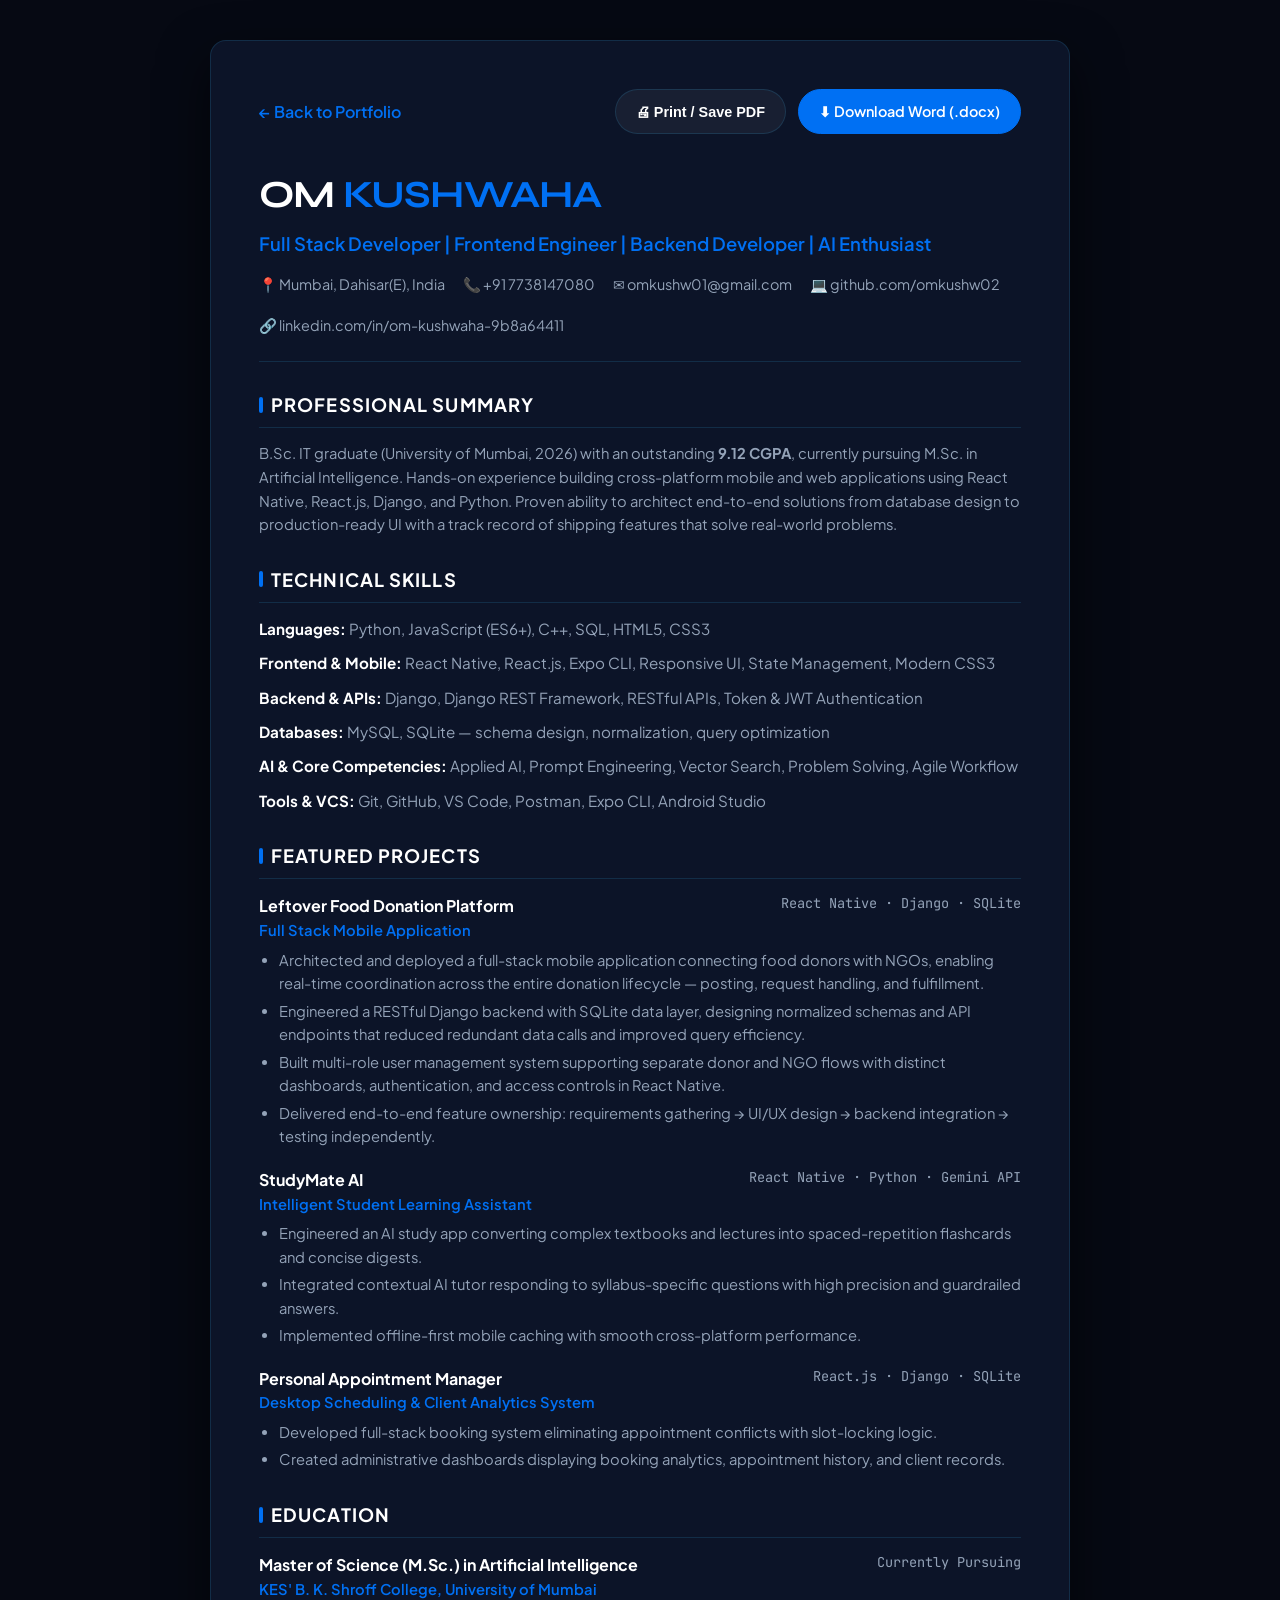
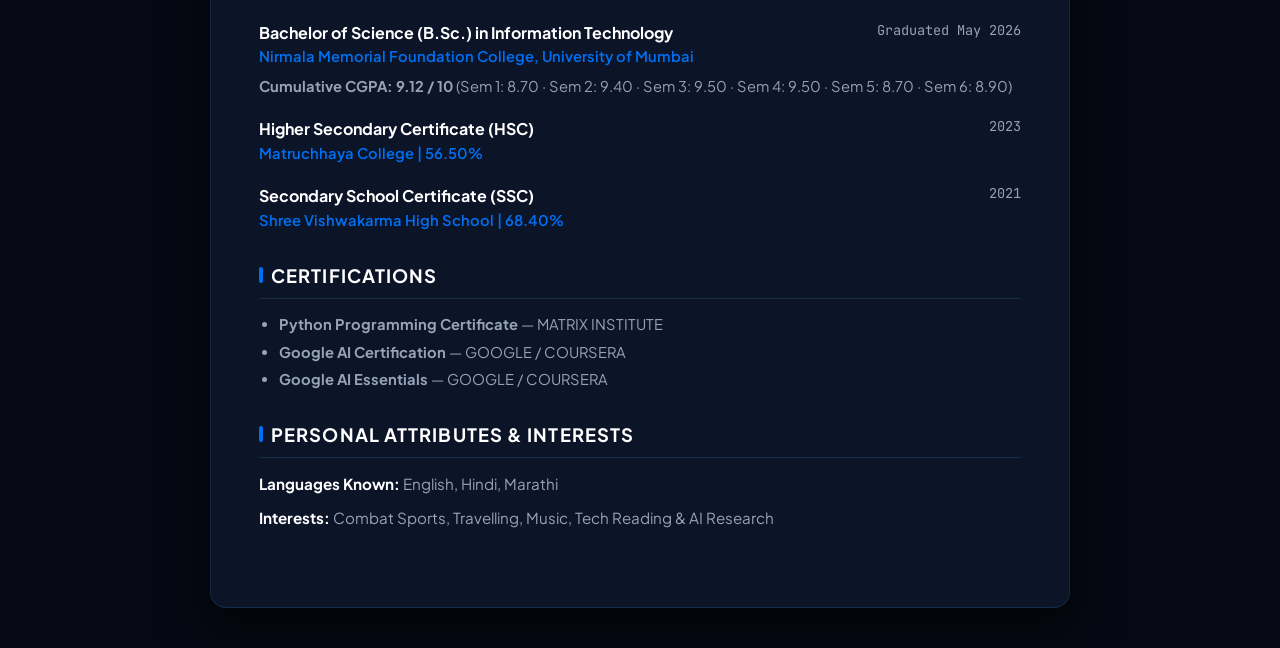
<file: assets/docs/resume.html>
<!DOCTYPE html>
<html lang="en">
<head>
  <meta charset="UTF-8">
  <meta name="viewport" content="width=device-width, initial-scale=1.0">
  <title>Om Kushwaha - Resume | Software Developer & Full Stack AI Developer</title>
  <link rel="preconnect" href="https://fonts.googleapis.com">
  <link rel="preconnect" href="https://fonts.gstatic.com" crossorigin>
  <link href="https://fonts.googleapis.com/css2?family=Plus+Jakarta+Sans:wght@300;400;500;600;700;800&family=Syne:wght@700&family=JetBrains+Mono:wght@400;500;600&display=swap" rel="stylesheet">
  <style>
    :root {
      --bg: #060913;
      --card: #0c1428;
      --crimson: #0070f3;
      --electric-cyan: #38bdf8;
      --crimson-soft: rgba(0, 112, 243, 0.12);
      --text: #ffffff;
      --text-muted: #94a3b8;
      --border: rgba(56, 189, 248, 0.15);
    }
    * { box-sizing: border-box; margin: 0; padding: 0; }
    body {
      font-family: 'Plus Jakarta Sans', sans-serif;
      background: var(--bg);
      color: var(--text);
      line-height: 1.6;
      padding: 40px 20px;
    }
    .resume-container {
      max-width: 860px;
      margin: 0 auto;
      background: var(--card);
      border: 1px solid var(--border);
      border-radius: 16px;
      padding: 48px;
      box-shadow: 0 20px 50px rgba(0, 0, 0, 0.6);
    }
    .action-bar {
      display: flex;
      justify-content: space-between;
      align-items: center;
      margin-bottom: 30px;
      flex-wrap: wrap;
      gap: 16px;
    }
    .back-link {
      color: var(--crimson);
      text-decoration: none;
      font-weight: 600;
      display: inline-flex;
      align-items: center;
      gap: 6px;
    }
    .btn-group {
      display: flex;
      gap: 12px;
    }
    .btn {
      padding: 10px 20px;
      border-radius: 9999px;
      font-weight: 600;
      font-size: 0.9rem;
      cursor: pointer;
      text-decoration: none;
      display: inline-flex;
      align-items: center;
      gap: 8px;
    }
    .btn-primary {
      background: var(--crimson);
      color: #fff;
      border: 1px solid var(--crimson);
    }
    .btn-outline {
      background: rgba(255, 255, 255, 0.05);
      color: var(--text);
      border: 1px solid var(--border);
    }
    header {
      border-bottom: 1px solid var(--border);
      padding-bottom: 24px;
      margin-bottom: 28px;
    }
    h1 {
      font-family: 'Syne', sans-serif;
      font-size: 2.4rem;
      color: #fff;
      letter-spacing: -0.02em;
    }
    h1 span { color: var(--crimson); }
    .title-sub {
      font-size: 1.15rem;
      font-weight: 600;
      color: var(--crimson);
      margin-top: 4px;
    }
    .contact-row {
      display: flex;
      flex-wrap: wrap;
      gap: 18px;
      margin-top: 14px;
      font-size: 0.9rem;
      color: var(--text-muted);
    }
    .contact-row a {
      color: inherit;
      text-decoration: none;
    }
    .contact-row a:hover {
      color: var(--crimson);
    }
    .section {
      margin-bottom: 28px;
    }
    .section-title {
      font-size: 1.15rem;
      font-weight: 700;
      color: #fff;
      text-transform: uppercase;
      letter-spacing: 0.06em;
      border-bottom: 1px solid var(--border);
      padding-bottom: 8px;
      margin-bottom: 14px;
      display: flex;
      align-items: center;
      gap: 8px;
    }
    .section-title::before {
      content: '';
      width: 4px;
      height: 16px;
      background: var(--crimson);
      border-radius: 2px;
    }
    .entry {
      margin-bottom: 18px;
    }
    .entry-header {
      display: flex;
      justify-content: space-between;
      font-weight: 700;
      font-size: 1rem;
      color: #fff;
    }
    .entry-sub {
      color: var(--crimson);
      font-size: 0.92rem;
      font-weight: 600;
      margin-bottom: 6px;
    }
    .entry-date {
      font-family: 'JetBrains Mono', monospace;
      color: var(--text-muted);
      font-size: 0.85rem;
      font-weight: 400;
    }
    .entry-desc {
      color: var(--text-muted);
      font-size: 0.92rem;
    }
    ul.bullets {
      margin-left: 20px;
      margin-top: 6px;
      color: var(--text-muted);
      font-size: 0.92rem;
    }
    ul.bullets li { margin-bottom: 4px; }
    .skill-category {
      margin-bottom: 10px;
      font-size: 0.95rem;
    }
    .skill-label {
      font-weight: 700;
      color: #fff;
    }
    .skill-items {
      color: var(--text-muted);
    }

    @media print {
      body { background: #fff; color: #111; padding: 0; }
      .resume-container { box-shadow: none; border: none; padding: 0; }
      .action-bar { display: none; }
      h1 { color: #111; }
      h1 span { color: #0056cc; }
      .title-sub { color: #0056cc; }
      .section-title { color: #111; border-color: #ddd; }
      .section-title::before { background: #0056cc; }
      .entry-header { color: #111; }
      .entry-sub { color: #0056cc; }
      .entry-desc, ul.bullets, .skill-items, .contact-row { color: #444; }
      .skill-label { color: #111; }
    }
  </style>
</head>
<body>
  <div class="resume-container">
    <div class="action-bar">
      <a href="../../index.html" class="back-link">← Back to Portfolio</a>
      <div class="btn-group">
        <button onclick="window.print()" class="btn btn-outline">🖨 Print / Save PDF</button>
        <a href="Om_Kushwaha_Resume.docx" download class="btn btn-primary">⬇ Download Word (.docx)</a>
      </div>
    </div>

    <header>
      <h1>OM <span>KUSHWAHA</span></h1>
      <div class="title-sub">Full Stack Developer | Frontend Engineer | Backend Developer | AI Enthusiast</div>
      <div class="contact-row">
        <span>📍 Mumbai, Dahisar(E), India</span>
        <span>📞 +91 7738147080</span>
        <span>✉ <a href="mailto:omkushw01@gmail.com">omkushw01@gmail.com</a></span>
        <span>💻 <a href="https://github.com/omkushw02" target="_blank">github.com/omkushw02</a></span>
        <span>🔗 <a href="https://www.linkedin.com/in/om-kushwaha-9b8a64411" target="_blank" rel="noopener noreferrer">linkedin.com/in/om-kushwaha-9b8a64411</a></span>
      </div>
    </header>

    <section class="section">
      <h2 class="section-title">Professional Summary</h2>
      <p class="entry-desc">
        B.Sc. IT graduate (University of Mumbai, 2026) with an outstanding <strong>9.12 CGPA</strong>, currently pursuing M.Sc. in Artificial Intelligence. Hands-on experience building cross-platform mobile and web applications using React Native, React.js, Django, and Python. Proven ability to architect end-to-end solutions from database design to production-ready UI with a track record of shipping features that solve real-world problems.
      </p>
    </section>

    <section class="section">
      <h2 class="section-title">Technical Skills</h2>
      <div class="skill-category">
        <span class="skill-label">Languages:</span>
        <span class="skill-items">Python, JavaScript (ES6+), C++, SQL, HTML5, CSS3</span>
      </div>
      <div class="skill-category">
        <span class="skill-label">Frontend & Mobile:</span>
        <span class="skill-items">React Native, React.js, Expo CLI, Responsive UI, State Management, Modern CSS3</span>
      </div>
      <div class="skill-category">
        <span class="skill-label">Backend & APIs:</span>
        <span class="skill-items">Django, Django REST Framework, RESTful APIs, Token & JWT Authentication</span>
      </div>
      <div class="skill-category">
        <span class="skill-label">Databases:</span>
        <span class="skill-items">MySQL, SQLite — schema design, normalization, query optimization</span>
      </div>
      <div class="skill-category">
        <span class="skill-label">AI & Core Competencies:</span>
        <span class="skill-items">Applied AI, Prompt Engineering, Vector Search, Problem Solving, Agile Workflow</span>
      </div>
      <div class="skill-category">
        <span class="skill-label">Tools & VCS:</span>
        <span class="skill-items">Git, GitHub, VS Code, Postman, Expo CLI, Android Studio</span>
      </div>
    </section>

    <section class="section">
      <h2 class="section-title">Featured Projects</h2>

      <div class="entry">
        <div class="entry-header">
          <span>Leftover Food Donation Platform</span>
          <span class="entry-date">React Native · Django · SQLite</span>
        </div>
        <div class="entry-sub">Full Stack Mobile Application</div>
        <ul class="bullets">
          <li>Architected and deployed a full-stack mobile application connecting food donors with NGOs, enabling real-time coordination across the entire donation lifecycle — posting, request handling, and fulfillment.</li>
          <li>Engineered a RESTful Django backend with SQLite data layer, designing normalized schemas and API endpoints that reduced redundant data calls and improved query efficiency.</li>
          <li>Built multi-role user management system supporting separate donor and NGO flows with distinct dashboards, authentication, and access controls in React Native.</li>
          <li>Delivered end-to-end feature ownership: requirements gathering → UI/UX design → backend integration → testing independently.</li>
        </ul>
      </div>

      <div class="entry">
        <div class="entry-header">
          <span>StudyMate AI</span>
          <span class="entry-date">React Native · Python · Gemini API</span>
        </div>
        <div class="entry-sub">Intelligent Student Learning Assistant</div>
        <ul class="bullets">
          <li>Engineered an AI study app converting complex textbooks and lectures into spaced-repetition flashcards and concise digests.</li>
          <li>Integrated contextual AI tutor responding to syllabus-specific questions with high precision and guardrailed answers.</li>
          <li>Implemented offline-first mobile caching with smooth cross-platform performance.</li>
        </ul>
      </div>

      <div class="entry">
        <div class="entry-header">
          <span>Personal Appointment Manager</span>
          <span class="entry-date">React.js · Django · SQLite</span>
        </div>
        <div class="entry-sub">Desktop Scheduling & Client Analytics System</div>
        <ul class="bullets">
          <li>Developed full-stack booking system eliminating appointment conflicts with slot-locking logic.</li>
          <li>Created administrative dashboards displaying booking analytics, appointment history, and client records.</li>
        </ul>
      </div>
    </section>

    <section class="section">
      <h2 class="section-title">Education</h2>
      <div class="entry">
        <div class="entry-header">
          <span>Master of Science (M.Sc.) in Artificial Intelligence</span>
          <span class="entry-date">Currently Pursuing</span>
        </div>
        <div class="entry-sub">KES' B. K. Shroff College, University of Mumbai</div>
      </div>

      <div class="entry">
        <div class="entry-header">
          <span>Bachelor of Science (B.Sc.) in Information Technology</span>
          <span class="entry-date">Graduated May 2026</span>
        </div>
        <div class="entry-sub">Nirmala Memorial Foundation College, University of Mumbai</div>
        <p class="entry-desc"><strong>Cumulative CGPA: 9.12 / 10</strong> (Sem 1: 8.70 · Sem 2: 9.40 · Sem 3: 9.50 · Sem 4: 9.50 · Sem 5: 8.70 · Sem 6: 8.90)</p>
      </div>

      <div class="entry">
        <div class="entry-header">
          <span>Higher Secondary Certificate (HSC)</span>
          <span class="entry-date">2023</span>
        </div>
        <div class="entry-sub">Matruchhaya College | 56.50%</div>
      </div>

      <div class="entry">
        <div class="entry-header">
          <span>Secondary School Certificate (SSC)</span>
          <span class="entry-date">2021</span>
        </div>
        <div class="entry-sub">Shree Vishwakarma High School | 68.40%</div>
      </div>
    </section>

    <section class="section">
      <h2 class="section-title">Certifications</h2>
      <ul class="bullets">
        <li><strong>Python Programming Certificate</strong> — MATRIX INSTITUTE</li>
        <li><strong>Google AI Certification</strong> — GOOGLE / COURSERA</li>
        <li><strong>Google AI Essentials</strong> — GOOGLE / COURSERA</li>
      </ul>
    </section>

    <section class="section">
      <h2 class="section-title">Personal Attributes & Interests</h2>
      <div class="skill-category">
        <span class="skill-label">Languages Known:</span>
        <span class="skill-items">English, Hindi, Marathi</span>
      </div>
      <div class="skill-category">
        <span class="skill-label">Interests:</span>
        <span class="skill-items">Combat Sports, Travelling, Music, Tech Reading & AI Research</span>
      </div>
    </section>
  </div>
</body>
</html>
</file>
